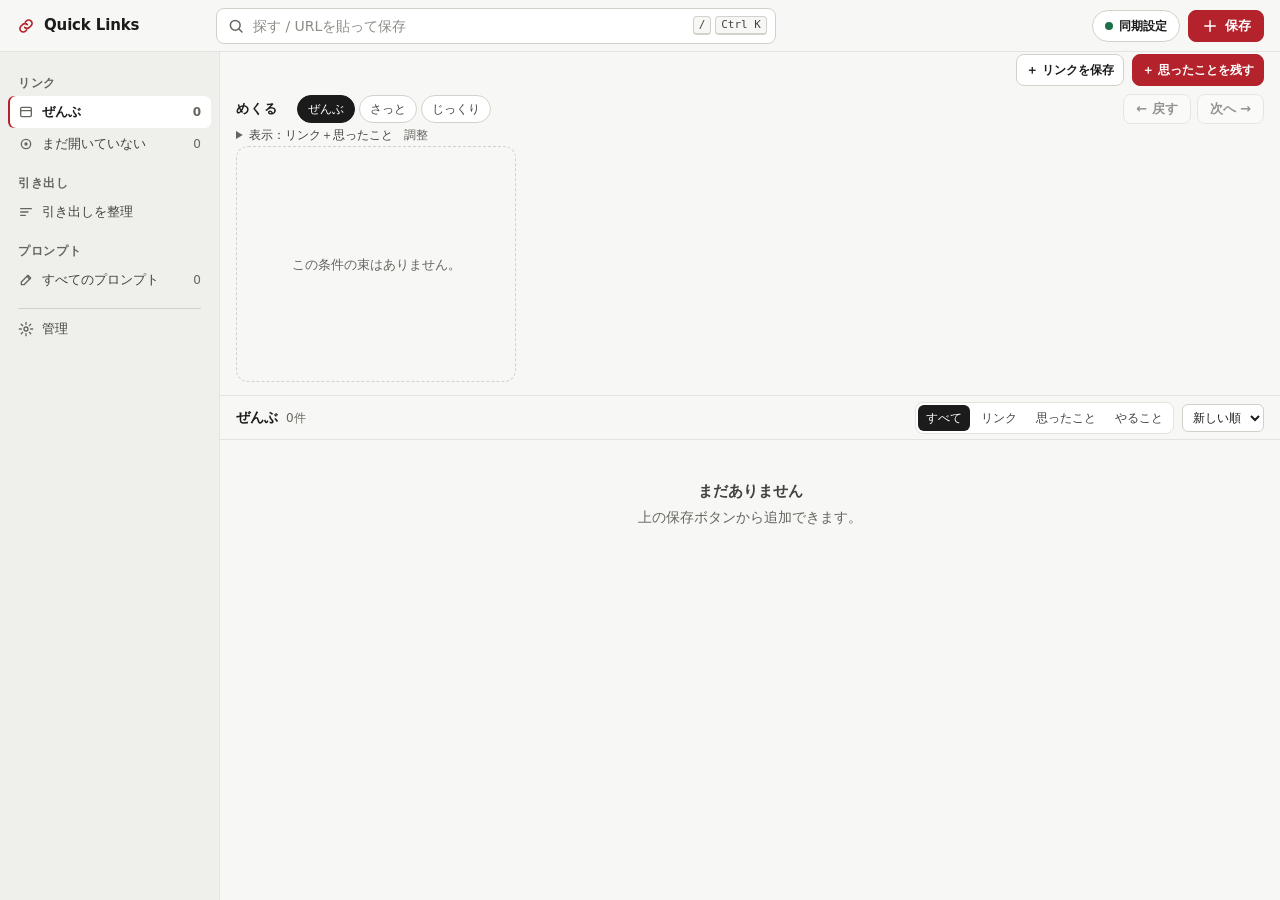
<file: index.html>
<!DOCTYPE html>
<html lang="ja">
<head>
<meta charset="utf-8">
<meta name="viewport" content="width=device-width, initial-scale=1, viewport-fit=cover">
<!-- iPhone・iPadのSafariだけ、入力欄に触れたときの自動拡大を止める。ピンチでの拡大はiOSが残す(Androidには入れない) -->
<script>if (/iP(hone|od|ad)/.test(navigator.userAgent) || (/Macintosh/.test(navigator.userAgent) && navigator.maxTouchPoints > 1)) document.querySelector('meta[name="viewport"]').content += ', maximum-scale=1';</script>
<meta name="theme-color" content="#b4232c">
<link rel="icon" href="./favicon.svg" type="image/svg+xml">
<link rel="icon" type="image/png" sizes="180x180" href="/quicklinks/apple-touch-icon.png?v=20260814">
<link rel="apple-touch-icon" sizes="180x180" href="/quicklinks/apple-touch-icon.png?v=20260814">
<link rel="manifest" href="./manifest.webmanifest">
<title>Quick Links</title>
<link rel="stylesheet" href="./app.css?v=20261012-shimau-p4">
<link rel="stylesheet" href="./thoughts.css?v=20261117-tags-ux2">
</head>
<body>
<div id="app">
  <header class="topbar">
    <div class="brand"><svg viewBox="0 0 24 24" aria-hidden="true"><path d="M10.4 13.6a4 4 0 0 0 5.7.1l2-2a4 4 0 1 0-5.7-5.7l-1.2 1.2M13.6 10.4a4 4 0 0 0-5.7-.1l-2 2a4 4 0 1 0 5.7 5.7l1.2-1.2"/></svg><span>Quick Links</span></div>
    <div class="seg" id="seg" role="group" aria-label="種類">
      <button type="button" data-seg="links" aria-pressed="true">リンク<span class="n" id="segLinks"></span></button>
      <button type="button" data-seg="prompts" aria-pressed="false">プロンプト<span class="n" id="segPrompts"></span></button>
    </div>
    <div class="search" role="search">
      <svg viewBox="0 0 24 24" aria-hidden="true"><circle cx="11" cy="11" r="6.5"/><path d="m16 16 4 4"/></svg>
      <input id="searchInput" type="search" placeholder="探す / URLを貼って保存" autocomplete="off" spellcheck="false" aria-label="リンクとプロンプトを探す。URLは保存できます" aria-controls="lib" aria-autocomplete="list">
      <span class="search-keys" id="searchKeys"><span class="kbd">/</span><span class="kbd">Ctrl K</span></span>
      <button class="search-clear" id="searchClear" type="button" aria-label="検索を消す" hidden><svg viewBox="0 0 24 24"><path d="M6.5 6.5 17.5 17.5M17.5 6.5 6.5 17.5"/></svg></button>
    </div>
    <div class="top-actions">
      <button id="syncButton" class="pill" type="button" data-state="ok" aria-label="同期"><span class="sync-dot" aria-hidden="true"></span><span id="syncLabel">同期</span></button>
      <button id="addButton" class="btn primary" type="button"><svg viewBox="0 0 24 24" aria-hidden="true"><path d="M12 5v14M5 12h14"/></svg>保存</button>
      <button id="manageButton" class="icon-btn" type="button" aria-label="管理"><svg viewBox="0 0 24 24" aria-hidden="true"><circle cx="12" cy="12" r="3"/><path d="M12 2v3M12 19v3M4.9 4.9 7 7M17 17l2.1 2.1M2 12h3M19 12h3M4.9 19.1 7 17M17 7l2.1-2.1"/></svg></button>
    </div>
  </header>

  <div class="desk" id="desk">
    <nav id="rail" aria-label="引き出し"></nav>
    <main id="center">
      <div class="chips" id="chips" role="group" aria-label="引き出し"></div>
      <section id="deck" class="deck" aria-labelledby="deckTitle">
        <div class="deck-head">
          <h2 id="deckTitle">めくる</h2>
          <span class="deck-count" id="deckCount" aria-live="polite"></span>
          <div class="kinds" role="group" aria-label="見る長さ">
            <button type="button" data-kind="all" aria-pressed="true">ぜんぶ</button>
            <button type="button" data-kind="quick" aria-pressed="false">さっと</button>
            <button type="button" data-kind="deep" aria-pressed="false">じっくり</button>
          </div>
          <div class="deck-nav"><button class="btn" type="button" id="deckPrev" aria-label="1枚戻す">← 戻す</button><button class="btn" type="button" id="deckNext" aria-label="次の1枚">次へ →</button></div>
        </div>
        <div class="track" id="deckTrack" tabindex="-1" aria-label="めくる束"></div>
      </section>
      <div class="lib-head" id="libHead">
        <h2 id="libTitle">ぜんぶ</h2><span class="n" id="libCount"></span>
        <select id="sortSelect" aria-label="並び順"></select>
      </div>
      <section id="lib" class="lib" aria-label="保存したリンク"></section>
      <section id="pview" class="pview" hidden>
        <div class="pview-list">
          <div class="reuse" id="reuse"></div>
          <div style="display:flex;gap:12px;padding:8px 16px;border-bottom:1px solid var(--line)"><button class="btn quiet" type="button" id="promptAddButton" style="padding:0">＋ プロンプトを保存</button><button class="btn quiet" type="button" id="promptOrganizeButton" style="padding:0;margin-left:auto">カテゴリを整理</button></div>
          <div id="promptList" role="list"></div>
        </div>
        <aside id="promptPane" aria-label="プロンプトの本文" aria-live="polite"></aside>
      </section>
      <section id="manage" hidden></section>
    </main>
  </div>

  <nav id="bottomBar" aria-label="探す・保存">
    <button id="searchOpen" type="button"><svg viewBox="0 0 24 24" aria-hidden="true"><circle cx="11" cy="11" r="6.5"/><path d="m16 16 4 4"/></svg>探す・貼る</button>
    <button id="bottomAdd" type="button" aria-label="リンクを保存"><svg viewBox="0 0 24 24" aria-hidden="true"><path d="M12 5v14M5 12h14"/></svg></button>
  </nav>
</div>

<dialog id="linkSheet" class="bottom link-save-sheet" aria-labelledby="linkSheetTitle">
  <div class="sheet-head"><h2 id="linkSheetTitle" tabindex="-1" autofocus>リンクを保存</h2><button class="x" type="button" data-close aria-label="閉じる"><svg viewBox="0 0 24 24"><path d="M6.5 6.5 17.5 17.5M17.5 6.5 6.5 17.5"/></svg></button></div>
  <form class="sheet-body" id="linkForm" novalidate>
    <div class="slot" id="fSlot">
    <div class="field" id="fUrlField">
      <label class="lab" for="fUrl">URL</label>
      <p class="paste-hint">指のそばの「ペースト」を押すと、コピーしたURLが入ります</p>
      <div class="url-row"><input id="fUrl" class="inp" inputmode="url" enterkeyhint="done" autocapitalize="off" autocorrect="off" spellcheck="false" autocomplete="off" placeholder="https://…"><button class="btn" type="button" id="fPaste">貼る</button></div>
      <p id="fUrlError" class="field-error" role="alert" hidden>http:// か https:// で始まるURLを入れてください。</p>
    </div>
    <div id="fPage" class="page-card" hidden>
      <span class="page-kicker" id="fPageKicker"></span>
      <b class="page-title" id="fPageTitle"></b>
      <span class="page-url" id="fPageUrl"></span>
      <div class="page-foot">
        <div id="fStatus" class="status" role="status" aria-live="polite" aria-busy="false" hidden></div>
        <button class="btn quiet page-fix" type="button" id="fUrlEdit">URLを直す</button>
      </div>
      <div id="fDup" class="dup" hidden></div>
    </div>
    </div>
    <div id="fDiff" class="diff" hidden></div>
    <div class="field tagpick" id="fCatField">
      <div class="tagpick-head"><label class="lab" for="fCat">入れる引き出し<span class="aside tap-hint">押すと、そこへ保存</span></label><button class="tagpick-all" type="button" id="fCatAll" aria-expanded="false" aria-controls="fTags" hidden>すべて</button></div>
      <input id="fCat" class="inp tagpick-input" type="text" role="combobox" aria-autocomplete="list" aria-expanded="true" aria-controls="fTags" enterkeyhint="done" autocomplete="off" autocapitalize="off" autocorrect="off" spellcheck="false" placeholder="名前で探す・新しく作る">
      <div class="tags" id="fTags" role="listbox" aria-label="入れる引き出し"></div>
    </div>
    <button class="details-toggle" type="button" id="fDetailsToggle" aria-expanded="false" aria-controls="fDetails">
      <span class="details-toggle-copy"><strong>詳細を追加</strong><small>タイトル・自分メモ・お気に入り</small></span>
      <svg viewBox="0 0 24 24" aria-hidden="true"><path d="m8 10 4 4 4-4"/></svg>
    </button>
    <div id="fDetails" class="link-details">
      <div class="field">
        <label class="lab" for="fTitle">タイトル <button class="btn quiet" type="button" id="fRefetch" hidden style="margin-left:auto;height:28px"><svg viewBox="0 0 24 24" aria-hidden="true"><path d="M20 11a8 8 0 1 0-2.3 5.7"/><path d="M20 5v6h-6"/></svg>ページ情報を取り直す</button></label>
        <input id="fTitle" class="inp" autocomplete="off">
      </div>
      <div class="field" id="fDescriptionField" hidden>
        <label class="lab" for="fDescription">ページの説明 <span class="aside">自動取得・自分メモとは別</span></label>
        <textarea id="fDescription" class="inp" readonly aria-readonly="true"></textarea>
      </div>
      <div class="field">
        <label class="lab" for="fNote">自分メモ <span class="aside">ページの説明とは別に残せます</span></label>
        <textarea id="fNote" class="inp"></textarea>
      </div>
      <label class="switch"><input type="checkbox" id="fFav"> お気に入り</label>
    </div>
  </form>
  <div class="sheet-foot"><button class="btn" type="button" data-close>やめる</button><button class="btn primary" type="button" id="fSave">保存</button></div>
</dialog>

<dialog id="promptSheet" class="bottom" aria-labelledby="promptSheetTitle">
  <div class="sheet-head"><h2 id="promptSheetTitle" tabindex="-1" autofocus>プロンプトを保存</h2><button class="x" type="button" data-close aria-label="閉じる"><svg viewBox="0 0 24 24"><path d="M6.5 6.5 17.5 17.5M17.5 6.5 6.5 17.5"/></svg></button></div>
  <form class="sheet-body" id="promptForm" novalidate>
    <div class="field tagpick" id="pCatField">
      <div class="tagpick-head"><label class="lab" for="pCat">カテゴリ <span class="aside">選ばなければ未分類</span></label><button class="tagpick-all" type="button" id="pCatAll" aria-expanded="false" aria-controls="pTags" hidden>すべて</button></div>
      <input id="pCat" class="inp tagpick-input" type="text" role="combobox" aria-autocomplete="list" aria-expanded="true" aria-controls="pTags" enterkeyhint="done" autocomplete="off" autocapitalize="off" autocorrect="off" spellcheck="false" placeholder="名前で探す・新しく作る">
      <div class="tags" id="pTags" role="listbox" aria-label="カテゴリ"></div>
    </div>
    <div class="field"><label class="lab" for="pTitle">タイトル</label><input id="pTitle" class="inp" autocomplete="off"></div>
    <div class="field"><label class="lab" for="pBody">本文</label><textarea id="pBody" class="inp" style="min-height:160px"></textarea></div>
  </form>
  <div class="sheet-foot"><button class="btn" type="button" data-close>やめる</button><button class="btn danger" type="button" id="pDelete" hidden>削除</button><button class="btn primary" type="button" id="pSave">保存</button></div>
</dialog>

<dialog id="refileSheet" class="bottom" aria-labelledby="refileTitle">
  <div class="sheet-head"><h2 id="refileTitle" tabindex="-1" autofocus>引き出しを掛け替える</h2><button class="x" type="button" data-close aria-label="閉じる"><svg viewBox="0 0 24 24"><path d="M6.5 6.5 17.5 17.5M17.5 6.5 6.5 17.5"/></svg></button></div>
  <div class="sheet-body">
    <p class="refile-what" id="refileWhat"></p>
    <div class="field tagpick" id="rCatField">
      <div class="tagpick-head"><label class="lab" for="rCat">入れる引き出し</label><button class="tagpick-all" type="button" id="rCatAll" aria-expanded="false" aria-controls="rTags" hidden>すべて</button></div>
      <input id="rCat" class="inp tagpick-input" type="text" role="combobox" aria-autocomplete="list" aria-expanded="true" aria-controls="rTags" enterkeyhint="done" autocomplete="off" autocapitalize="off" autocorrect="off" spellcheck="false" placeholder="名前で探す・新しく作る">
      <div class="tags" id="rTags" role="listbox" aria-label="入れる引き出し"></div>
    </div>
  </div>
</dialog>

<dialog id="nameSheet" class="top" aria-labelledby="nameTitle">
  <div class="name-card">
    <h2 id="nameTitle">新しい引き出し</h2>
    <input id="nName" class="inp" type="text" enterkeyhint="done" autocomplete="off" autocapitalize="off" spellcheck="false" placeholder="名前を書く(例:行きたい)" aria-labelledby="nameTitle">
    <div class="name-preview" id="nPreview" aria-live="polite"></div>
    <div class="name-like" id="nLike" hidden><span class="lab">似ている</span><div class="tags" id="nLikeTags"></div></div>
    <div class="name-foot"><button class="btn" type="button" data-close>やめる</button><button class="btn primary" type="button" id="nOk" disabled>作る</button></div>
  </div>
</dialog>

<dialog id="detailSheet" class="side" aria-labelledby="detailSheetTitle">
  <div class="sheet-head"><h2 id="detailSheetTitle" tabindex="-1" autofocus>詳細</h2><button class="x" type="button" data-close aria-label="閉じる"><svg viewBox="0 0 24 24"><path d="M6.5 6.5 17.5 17.5M17.5 6.5 6.5 17.5"/></svg></button></div>
  <div class="sheet-body" id="detailSheetBody" style="padding:0"></div>
</dialog>

<dialog id="actionSheet" class="bottom" aria-labelledby="actionTitle">
  <div class="sheet-head"><h2 id="actionTitle" tabindex="-1" autofocus>操作</h2><button class="x" type="button" data-close aria-label="閉じる"><svg viewBox="0 0 24 24"><path d="M6.5 6.5 17.5 17.5M17.5 6.5 6.5 17.5"/></svg></button></div>
  <div class="menu" id="actionMenu"></div>
</dialog>

<dialog id="searchSheet" class="full search-sheet" aria-label="探す">
  <div class="sheet-head"><input id="mSearchInput" type="search" placeholder="探す / URLを貼って保存" autocomplete="off" aria-label="リンクとプロンプトを探す。URLは保存できます"><button class="x" type="button" data-close>閉じる</button></div>
  <div id="mResults" class="list1"></div>
</dialog>

<dialog id="catSheet" class="bottom" aria-labelledby="catSheetTitle">
  <div class="sheet-head"><h2 id="catSheetTitle" tabindex="-1" autofocus>引き出しと並び順</h2><button class="x" type="button" data-close aria-label="閉じる"><svg viewBox="0 0 24 24"><path d="M6.5 6.5 17.5 17.5M17.5 6.5 6.5 17.5"/></svg></button></div>
  <div class="menu" id="catMenu"></div>
</dialog>

<div id="toast" role="status" aria-live="polite" hidden></div>

<script src="./core.js?v=20261126-article-routes-1"></script>
<script src="./ui.js?v=20261126-article-routes-1"></script>
<script src="./sync.js?v=20261117-thought-tags-safe2"></script>
<script src="./thoughts.js?v=20261117-tags-ux2"></script>
</body>
</html>
</file>
<file: app.css>
/* Quick Links「積まずに、めくる」— 見た目のすべて。sync.css・category-organizer.css・mobile-app-shell.css を統合 */
:root{
  color-scheme: light;
  --paper:#f7f7f5; --sheet:#ffffff; --rail:#efefeb; --well:#ebebe6;
  --ink:#1b1b1b; --ink2:#42423e; --muted:#66665f; --line:#e4e4df; --line2:#d2d2cb;
  --accent:#b4232c; --accent2:#971e26; --tint:#fbf3f3; --tint2:#f6e6e7;
  --ok:#1d7148; --okbg:#edf7f1; --warn:#865300; --warnbg:#fff6e5; --bad:#a11d1d; --badbg:#fdf0f0;
  --toast:#242421;
  --font:-apple-system,BlinkMacSystemFont,"Segoe UI","Hiragino Sans","Hiragino Kaku Gothic ProN","Yu Gothic UI","Meiryo",system-ui,sans-serif;
  --mono:ui-monospace,"SFMono-Regular",Consolas,"Cascadia Mono",monospace;
}
*{box-sizing:border-box}
[hidden]{display:none!important}
html,body{height:100%}
/* ダブルタップでの拡大を止める(ピンチ拡大は残す)。iOSは一度でも拡大すると、ダブルタップの拡大を復活させるため。
   文字の自動拡大(横向きにしたとき)も止める */
html,dialog{touch-action:manipulation}
html{-webkit-text-size-adjust:100%;text-size-adjust:100%}
body{margin:0;background:var(--paper);color:var(--ink);font:14px/1.5 var(--font);-webkit-font-smoothing:antialiased}
button,input,select,textarea{font:inherit;color:inherit}
button{cursor:pointer}
:focus-visible{outline:2px solid var(--accent);outline-offset:2px}
svg{width:18px;height:18px;flex:0 0 auto;fill:none;stroke:currentColor;stroke-width:2;stroke-linecap:round;stroke-linejoin:round}
svg .f{fill:currentColor;stroke:none}
mark{background:#fbe3a4;color:inherit;border-radius:2px;padding:0 1px}
.kbd{display:inline-block;min-width:18px;padding:0 5px;border:1px solid var(--line2);border-bottom-width:2px;border-radius:4px;background:var(--paper);color:var(--ink2);font:11px/16px var(--mono);text-align:center}
.clamp2,.clamp3,.clamp4,.clamp6{display:-webkit-box;-webkit-box-orient:vertical;overflow:hidden;word-break:break-word}
.clamp2{-webkit-line-clamp:2}.clamp3{-webkit-line-clamp:3}.clamp4{-webkit-line-clamp:4}.clamp6{-webkit-line-clamp:6}

/* ---------- 骨組み ---------- */
#app{height:100%;display:grid;grid-template-rows:52px minmax(0,1fr)}
.topbar{display:flex;align-items:center;gap:12px;padding:0 16px;border-bottom:1px solid var(--line);background:var(--paper);position:relative;z-index:10}
.brand{width:188px;flex:0 0 auto;display:flex;align-items:center;gap:8px;font-size:15px;font-weight:700;letter-spacing:-.01em;white-space:nowrap}
.brand svg{color:var(--accent);width:20px;height:20px}
.search{flex:1 1 auto;max-width:560px;position:relative;display:flex;align-items:center;height:36px;border:1px solid var(--line2);border-radius:8px;background:var(--sheet)}
.search:focus-within{border-color:#8f8f88;box-shadow:0 0 0 3px rgba(180,35,44,.12)}
.search>svg{position:absolute;left:10px;color:var(--muted)}
#searchInput{width:100%;height:100%;border:0;outline:0;background:transparent;padding:0 76px 0 36px;font-size:14px}
#searchInput::placeholder{color:#8d8c86}
#searchInput::-webkit-search-cancel-button{display:none}
.search-keys{position:absolute;right:8px;display:flex;gap:4px;align-items:center}
#searchClear{position:absolute;right:4px;width:28px;height:28px;border:0;border-radius:6px;background:transparent;color:var(--muted);display:grid;place-items:center}
.top-actions{margin-left:auto;display:flex;align-items:center;gap:8px}
.pill{height:32px;padding:0 12px;border:1px solid var(--line2);border-radius:999px;background:var(--sheet);font-size:12px;font-weight:600;display:inline-flex;align-items:center;gap:6px;white-space:nowrap}
.sync-dot{width:8px;height:8px;border-radius:50%;background:var(--ok)}
.pill[data-state="syncing"] .sync-dot{background:var(--warn)}
.pill[data-state="error"] .sync-dot{background:var(--bad)}
.btn{height:32px;padding:0 12px;border:1px solid var(--line2);border-radius:8px;background:var(--sheet);font-size:13px;font-weight:600;display:inline-flex;align-items:center;justify-content:center;gap:6px;white-space:nowrap;text-decoration:none;color:var(--ink)}
.btn:hover{border-color:#b9b9b2}
.btn.primary{background:var(--accent);border-color:var(--accent);color:#fff}
.btn.primary:hover{background:var(--accent2);border-color:var(--accent2)}
.btn.quiet{border-color:transparent;background:transparent;color:var(--ink2)}
.btn.quiet:hover{background:rgba(0,0,0,.05)}
.btn.danger{color:var(--bad);border-color:#e8c9ca}
.btn[disabled]{opacity:.45;cursor:default}
.btn .kbd{margin-left:2px;background:transparent;border-color:rgba(255,255,255,.5);color:inherit}
.btn:not(.primary) .kbd{border-color:var(--line2)}
.icon-btn{width:44px;height:44px;border:0;border-radius:10px;background:transparent;display:none;place-items:center;color:var(--ink2)}
.icon-btn svg{width:22px;height:22px}

.desk{display:grid;grid-template-columns:220px minmax(0,1fr);min-height:0}
#rail,#center{min-height:0;overflow:auto;overscroll-behavior:contain}

/* ---------- 引き出し(左) ---------- */
#rail{background:var(--rail);border-right:1px solid var(--line);padding:8px 8px 24px}
.rail-label{padding:14px 10px 4px;font-size:12px;font-weight:700;letter-spacing:.06em;color:var(--muted)}
.rail-item{width:100%;height:32px;display:flex;align-items:center;gap:8px;padding:0 10px;border:0;border-radius:6px;background:transparent;color:var(--ink2);font-size:13px;text-align:left}
.rail-item:hover{background:rgba(0,0,0,.045)}
.rail-item[aria-current="true"]{background:var(--sheet);color:var(--ink);font-weight:600;box-shadow:inset 2px 0 0 var(--accent)}
.rail-item svg{width:16px;height:16px;color:var(--muted)}
.rail-item .nm{min-width:0;overflow:hidden;text-overflow:ellipsis;white-space:nowrap}
.rail-item .n{margin-left:auto;color:var(--muted);font-size:12px;font-variant-numeric:tabular-nums}
.rail-sep{height:1px;background:var(--line2);margin:12px 10px 4px}
.org-head{display:grid;gap:4px;padding:10px 10px 8px;margin-bottom:4px;border-bottom:1px solid var(--line2)}
.org-head b{font-size:13px}
.org-head span{font-size:12px;color:var(--muted)}
.org-head .btn{justify-self:start;height:28px;margin-top:4px}
.org-row{display:flex;align-items:center;gap:8px;min-height:36px;padding:0 4px 0 6px;border-radius:6px;font-size:13px;color:var(--ink2)}
.org-row:hover{background:rgba(0,0,0,.045)}
.org-row.is-dragging{opacity:.5}
.org-row.is-drop-target{background:var(--tint)}
.org-drag{color:var(--muted);cursor:grab;font-size:12px;letter-spacing:-2px}
.org-row .nm{min-width:0;overflow:hidden;text-overflow:ellipsis;white-space:nowrap}
.org-row .n{margin-left:auto;color:var(--muted);font-size:12px;font-variant-numeric:tabular-nums}
.org-more{width:32px;height:30px;border:0;border-radius:6px;background:transparent;color:var(--muted);display:grid;place-items:center}
@media (hover:none){.org-drag{display:none}}
.dot{width:8px;height:8px;border-radius:50%;flex:0 0 8px;background:var(--c,#bbb)}
.rail-item .dot{margin:0 4px}

/* ---------- めくる束 ---------- */
#center{background:var(--paper)}
.seg{display:none;flex:1 1 auto;min-width:0;padding:3px;gap:3px;border-radius:10px;background:var(--well)}
.seg button{flex:1;min-width:0;height:38px;border:0;border-radius:8px;background:transparent;font-size:14px;font-weight:600;color:var(--ink2);white-space:nowrap}
.seg button[aria-pressed="true"]{background:var(--sheet);color:var(--ink);box-shadow:0 1px 2px rgba(0,0,0,.08)}
.seg .n{color:var(--muted);font-weight:500;font-size:12px;margin-left:2px}
.deck{padding:12px 0 6px;border-bottom:1px solid var(--line)}
.deck-head{display:flex;align-items:center;flex-wrap:wrap;gap:8px 10px;padding:0 16px 8px;min-height:32px}
.deck-head h2{margin:0;font-size:13px;font-weight:700;letter-spacing:.06em;white-space:nowrap}
.deck-count{font-size:12px;color:var(--muted);font-variant-numeric:tabular-nums;white-space:nowrap}
.kinds{display:flex;gap:4px}
.kinds button{height:28px;padding:0 10px;border:1px solid var(--line2);border-radius:999px;background:var(--sheet);font-size:12px;color:var(--ink2);white-space:nowrap}
.kinds button[aria-pressed="true"]{border-color:var(--ink);background:var(--ink);color:#fff}
.deck-nav{margin-left:auto;display:flex;gap:6px}
.deck-nav .btn{height:30px}
.track{position:relative;display:flex;gap:12px;overflow-x:auto;scroll-snap-type:x mandatory;scroll-padding-inline:16px;padding:2px 16px 12px;scrollbar-width:thin;overscroll-behavior-x:contain}
/* 束の枠はプログラムからしかフォーカスしない(WebKitは、札を作り直したあとフォーカスをここへ移して枠を出す) */
.track:focus{outline:none}
.card{scroll-snap-align:start;flex:0 0 400px;height:236px;display:flex;flex-direction:column;gap:6px;padding:14px 16px 12px;border:1px solid var(--line);border-radius:12px;background:var(--sheet);position:relative}
.card.is-current{border-color:#bdbdb6;box-shadow:0 6px 20px rgba(0,0,0,.07)}
.card-meta{display:flex;flex-wrap:wrap;align-items:center;gap:2px 10px;font-size:12px;color:var(--muted)}
.card-meta .src{font-weight:700;color:var(--ink2)}
.card-meta .mood{display:inline-flex;align-items:center;gap:5px}
.card-reason{font-size:12px;color:var(--muted)}
.card-reason.hot{color:var(--accent);font-weight:600}
.card-title{margin:0;font-size:16px;line-height:1.45;font-weight:700}
.card-title.text{font-weight:500;line-height:1.7}
.card-by{font-size:12px;color:var(--ink2);white-space:nowrap;overflow:hidden;text-overflow:ellipsis}
.card-desc{margin:0;font-size:13px;line-height:1.7;color:var(--ink2)}
.card-actions{margin-top:auto;display:flex;align-items:center;gap:6px}
.card-actions .btn{height:30px}
.card-actions .more{margin-left:auto}
.card-end{flex:0 0 280px;display:grid;place-items:center;text-align:center;color:var(--muted);font-size:13px;border:1px dashed var(--line2);border-radius:12px;scroll-snap-align:start;height:236px;padding:16px}

/* ---------- 棚(ライブラリ) ---------- */
.lib-head{position:sticky;top:0;z-index:3;display:flex;align-items:center;gap:8px;height:44px;padding:0 16px;background:var(--paper);border-bottom:1px solid var(--line)}
.lib-head h2{margin:0;font-size:14px;font-weight:700;white-space:nowrap;overflow:hidden;text-overflow:ellipsis}
.lib-head .n{font-size:12px;color:var(--muted);font-variant-numeric:tabular-nums;white-space:nowrap}
.lib-head select{margin-left:auto;height:28px;border:1px solid var(--line2);border-radius:6px;background:var(--sheet);font-size:12px;padding:0 6px}
.lib{padding:0 16px 40px}
.url-intent{margin:16px 0;display:grid;grid-template-columns:auto minmax(0,1fr) auto;align-items:center;gap:12px;padding:14px;border:1px solid var(--line2);border-radius:12px;background:var(--sheet)}
.url-intent-mark{width:34px;height:34px;border-radius:50%;display:grid;place-items:center;background:var(--tint);color:var(--accent);font-weight:800;font-size:18px}
.url-intent-copy{min-width:0;display:grid;gap:2px}
.url-intent-copy b{font-size:14px}
.url-intent-copy span{font-size:13px;color:var(--ink2)}
.url-intent-copy small{font:11px/1.4 var(--mono);color:var(--muted);overflow:hidden;text-overflow:ellipsis;white-space:nowrap}
.url-intent-actions{display:flex;align-items:center;gap:6px}
@media(max-width:720px){
  .url-intent{grid-template-columns:auto minmax(0,1fr);align-items:start}
  .url-intent-actions{grid-column:1/-1}
  .url-intent-actions .btn{flex:1}
}
.url-intent.compact{margin:14px 16px}
.month{display:flex;align-items:baseline;gap:8px;margin:16px 0 8px;font-size:13px;font-weight:700;color:var(--ink2)}
.month .n{font-weight:500;color:var(--muted);font-size:12px}
.grid{display:grid;grid-template-columns:repeat(auto-fill,minmax(300px,1fr));gap:10px}
.item{position:relative;display:flex;flex-direction:column;border:1px solid var(--line);border-radius:10px;background:var(--sheet);min-width:0}
.item:hover{border-color:var(--line2);box-shadow:0 2px 10px rgba(0,0,0,.05)}
.item.flash{animation:flash 1.6s ease-out}
@keyframes flash{0%,35%{background:var(--tint2)}100%{background:var(--sheet)}}
.item-main{display:flex;flex-direction:column;gap:5px;padding:11px 14px 6px;color:inherit;text-decoration:none;min-width:0;border-radius:10px 10px 0 0;outline-offset:-2px}
.item-meta{display:flex;flex-wrap:wrap;align-items:center;gap:2px 10px;font-size:12px;color:var(--muted)}
.item-meta .src{font-weight:700;color:var(--ink2)}
.item-meta .mood{display:inline-flex;align-items:center;gap:5px}
.item-title{font-size:14px;font-weight:650;line-height:1.5}
.item-url{display:block;min-width:0;font:11px/1.35 var(--mono);color:var(--muted);white-space:nowrap;overflow:hidden;text-overflow:ellipsis;opacity:.68;transition:opacity .12s ease}
.item-url-host{font-weight:600;opacity:.92}
.item-url-path{opacity:.78}
.item:hover .item-url,.item:focus-within .item-url{opacity:.92}
.item-desc{font-size:13px;line-height:1.65;color:var(--ink2)}
.item-foot{display:flex;align-items:center;gap:8px;padding:0 6px 6px 14px;min-height:34px}
.item-foot .by{flex:1;min-width:0;font-size:12px;color:var(--muted);white-space:nowrap;overflow:hidden;text-overflow:ellipsis}
.item-more{width:32px;height:28px;border:0;border-radius:6px;background:transparent;color:var(--muted);display:grid;place-items:center}
.item-more:hover{background:rgba(0,0,0,.06);color:var(--ink)}
.list1 .grid{grid-template-columns:1fr}
.group-head{display:flex;align-items:baseline;gap:8px;margin:14px 0 8px;font-size:13px;font-weight:700;color:var(--ink2)}
.group-head .n{font-weight:500;color:var(--muted);font-size:12px}
.group-more{padding:8px 2px;font-size:12px;color:var(--muted)}
.empty{padding:40px 16px;text-align:center;color:var(--muted)}
.empty b{display:block;color:var(--ink2);font-size:15px;margin-bottom:4px}

/* ---------- プロンプト ---------- */
.pview{display:grid;grid-template-columns:minmax(0,1fr) 420px;min-height:100%}
.pview-list{min-width:0;border-right:1px solid var(--line)}
.reuse{display:flex;flex-wrap:wrap;gap:6px;padding:10px 16px;border-bottom:1px solid var(--line)}
.reuse .lab{font-size:12px;font-weight:700;color:var(--muted);align-self:center;margin-right:2px}
.reuse button{height:30px;max-width:220px;padding:0 10px;border:1px solid var(--line2);border-radius:999px;background:var(--sheet);font-size:12px;white-space:nowrap;overflow:hidden;text-overflow:ellipsis}
.reuse button.dormant{border-style:dashed}
.row{position:relative;display:flex;align-items:center;height:44px;border-bottom:1px solid var(--line)}
.row:hover{background:var(--sheet)}
.row.is-active{background:var(--tint);box-shadow:inset 2px 0 0 var(--accent)}
.row-main{flex:1 1 auto;min-width:0;height:100%;display:flex;align-items:center;gap:10px;padding:0 6px 0 16px;border:0;background:transparent;color:inherit;text-align:left;outline-offset:-2px}
.row .title{flex:1 1 auto;min-width:0;white-space:nowrap;overflow:hidden;text-overflow:ellipsis;font-size:14px}
.row .meta{flex:0 0 auto;display:flex;gap:12px;font-size:12px;color:var(--muted);font-variant-numeric:tabular-nums;white-space:nowrap}
.row-copy{flex:0 0 auto;height:30px;margin-right:10px;padding:0 10px;border:1px solid var(--line2);border-radius:6px;background:var(--sheet);color:var(--ink2);font-size:12px;font-weight:600}
.row-copy.done{color:var(--ok);border-color:var(--ok)}
#promptPane{min-width:0;background:var(--sheet)}
.d{padding:20px 24px 40px;display:grid;gap:16px}
.d-top{display:grid;gap:8px}
.d-cat{display:inline-flex;align-items:center;gap:6px;font-size:12px;color:var(--ink2)}
.d h2{margin:0;font-size:18px;line-height:1.45;font-weight:700;text-wrap:balance;word-break:break-word}
.d-url{font:12px/1.55 var(--mono);color:var(--muted);word-break:break-all}
.d-facts{font-size:12px;color:var(--muted);display:flex;flex-wrap:wrap;gap:4px 12px;font-variant-numeric:tabular-nums}
.d-actions{display:flex;flex-wrap:wrap;gap:8px}
.d-sec{display:grid;gap:6px;padding-top:14px;border-top:1px solid var(--line)}
.d-sec h3{margin:0;font-size:12px;font-weight:700;letter-spacing:.06em;color:var(--muted)}
.d-note{margin:0;white-space:pre-wrap;font-size:14px;line-height:1.8;color:var(--ink);word-break:break-word}
.d-note.none{color:var(--muted);font-size:13px}
.d-body{margin:0;white-space:pre-wrap;font:14px/1.85 var(--font);color:var(--ink);word-break:break-word}
.hints{display:grid;gap:10px;padding:24px}
.hints h2{margin:0 0 4px;font-size:14px}
.hint-row{display:grid;grid-template-columns:104px 1fr;gap:10px;align-items:baseline;font-size:13px;color:var(--ink2)}

/* ---------- 管理 ---------- */
#manage{padding:8px 24px 48px;max-width:760px}
#manage h2{margin:18px 0 4px;font-size:18px}
.m-sec{padding:18px 0;border-bottom:1px solid var(--line);display:grid;gap:10px}
.m-sec h3{margin:0;font-size:15px}
.m-sec p{margin:0;font-size:13px;color:var(--ink2);line-height:1.7}
.m-row{display:flex;flex-wrap:wrap;gap:8px;align-items:center}
.care-stats{display:grid;grid-template-columns:repeat(3,minmax(0,1fr));gap:8px}
.care-stat{padding:10px 12px;border:1px solid var(--line);border-radius:8px;background:var(--sheet)}
.care-stat b{display:block;font-size:20px;font-variant-numeric:tabular-nums}
.care-stat span{font-size:12px;color:var(--muted)}
.progress{height:6px;border-radius:3px;background:var(--well);overflow:hidden}
.progress i{display:block;height:100%;background:var(--accent);width:0;transition:width .2s}
.care-log{margin:0;padding:0;list-style:none;display:grid;gap:4px;max-height:220px;overflow:auto;font-size:12px}
.care-log li{display:flex;gap:8px;padding:6px 8px;border-radius:6px;background:var(--sheet);border:1px solid var(--line)}
.care-log .st{flex:0 0 auto;font-weight:700}
.care-log .ok{color:var(--ok)}.care-log .ng{color:var(--bad)}.care-log .skip{color:var(--muted)}
.diff-note{font-size:12px;color:var(--muted)}
.textarea{width:100%;min-height:120px;border:1px solid var(--line2);border-radius:8px;padding:10px 12px;font:13px/1.6 var(--mono);resize:vertical}

/* ---------- 下の親指バー(スマホ) ---------- */
#bottomBar{display:none;position:relative;z-index:30;gap:8px;padding:6px 16px calc(6px + env(safe-area-inset-bottom,0px));background:var(--paper);border-top:1px solid var(--line)}
#searchOpen{flex:1;height:44px;display:flex;align-items:center;gap:8px;padding:0 12px;border:1px solid var(--line2);border-radius:12px;background:var(--sheet);color:#76766f;font-size:15px;text-align:left}
#bottomAdd{width:52px;height:44px;border:0;border-radius:12px;background:var(--accent);color:#fff;display:grid;place-items:center}
#bottomAdd svg{width:22px;height:22px;stroke-width:2.4}
.chips{display:none;gap:10px;overflow-x:auto;height:44px;padding:0 16px;border-bottom:1px solid var(--line);scrollbar-width:none;-webkit-mask-image:linear-gradient(90deg,#000 86%,transparent);mask-image:linear-gradient(90deg,#000 86%,transparent)}
.chips::-webkit-scrollbar{display:none}
.chip{flex:0 0 auto;min-width:44px;height:44px;border:0;border-bottom:2px solid transparent;background:transparent;padding:0 6px;font-size:13px;color:var(--muted);white-space:nowrap}
.chip[aria-pressed="true"]{color:var(--ink);border-bottom-color:var(--accent);font-weight:600}

/* ---------- シート(dialog) ---------- */
dialog{padding:0;border:0;border-radius:12px;background:var(--sheet);color:var(--ink);box-shadow:0 24px 64px rgba(0,0,0,.2);width:min(560px,calc(100% - 32px));max-width:none;max-height:min(760px,calc(100dvh - 48px));overflow:hidden}
dialog[open]{display:flex;flex-direction:column}
dialog::backdrop{background:rgba(20,20,18,.42)}
dialog.side{margin:0 0 0 auto;width:min(460px,100%);height:100%;max-height:100%;border-radius:12px 0 0 12px}
.sheet-head{display:flex;align-items:center;gap:8px;padding:14px 12px 12px 16px;border-bottom:1px solid var(--line)}
.sheet-head h2{margin:0;font-size:16px;font-weight:700;min-width:0}
/* シートを開いたときの最初のフォーカスは見出しに置く(Safariは閉じるボタンに置いて赤い枠を出すため) */
.sheet-head h2:focus{outline:none}
.sheet-head .x{margin-left:auto;width:36px;height:36px;border:0;border-radius:8px;background:transparent;display:grid;place-items:center;color:var(--ink2)}
.sheet-body{flex:1 1 auto;min-height:0;overflow:auto;padding:14px 16px 18px;display:grid;gap:14px;align-content:start}
.sheet-foot{display:flex;gap:8px;padding:10px 16px calc(10px + env(safe-area-inset-bottom,0px));border-top:1px solid var(--line)}
.sheet-foot .btn{height:40px;flex:1}
.sheet-foot .btn.primary{flex:2}
.details-toggle{display:none}
.link-details{display:grid;gap:14px}
.details-toggle-copy{display:grid;gap:1px;text-align:left}
.details-toggle-copy strong{font-size:14px}
.details-toggle-copy small{font-size:12px;color:var(--muted);font-weight:500}
.field{display:grid;gap:6px}
.lab{font-size:12px;font-weight:700;color:var(--ink2);display:flex;align-items:center;gap:8px}
.lab .aside{margin-left:auto;font-weight:500;color:var(--muted)}
.inp{width:100%;height:40px;border:1px solid var(--line2);border-radius:8px;background:var(--sheet);padding:0 12px;font-size:14px}
.inp:focus{outline:none;border-color:#8f8f88;box-shadow:0 0 0 3px rgba(180,35,44,.12)}
.inp[readonly]{background:var(--paper);color:var(--ink2);cursor:default}
.inp[readonly]:focus{box-shadow:none;border-color:var(--line2)}
textarea.inp{height:auto;min-height:92px;padding:9px 12px;line-height:1.65;resize:vertical}
.url-row{display:flex;gap:8px}
.url-row .inp{flex:1;font-family:var(--mono);font-size:13px}
.status{display:flex;align-items:center;gap:8px;min-height:38px;padding:8px 10px;border-radius:8px;background:var(--paper);font-size:13px;color:var(--ink2)}
.status .grow{flex:1;min-width:0}
.status.warn{background:var(--warnbg);color:var(--warn)}
.status.bad{background:var(--badbg);color:var(--bad)}
.status.ok{background:var(--okbg);color:var(--ok)}
.status .btn{height:30px}
.spin{width:14px;height:14px;flex:0 0 14px;border:2px solid var(--line2);border-top-color:var(--accent);border-radius:50%;animation:spin .8s linear infinite}
@keyframes spin{to{transform:rotate(360deg)}}
.dup{padding:9px 10px;border-radius:8px;background:var(--warnbg);color:var(--warn);font-size:13px;display:grid;gap:6px}
/* ---------- 札の選び方(引き出し・カテゴリで共通。計画書4.2) ---------- */
.tagpick{display:grid;gap:8px;border-radius:12px}
.tagpick-head{display:flex;align-items:center;gap:8px}
.tagpick-all{margin-left:auto;height:28px;padding:0 10px;border:0;border-radius:999px;background:transparent;color:var(--ink2);font-size:12px;font-weight:650}
.tagpick-all:hover{background:rgba(0,0,0,.05)}
.tags{display:flex;flex-wrap:wrap;gap:6px}
.tag{min-height:34px;max-width:100%;display:inline-flex;align-items:center;gap:6px;padding:0 12px 0 10px;border:1px solid var(--line2);border-radius:999px;background:var(--sheet);color:var(--ink);font-size:13px;font-weight:600}
.tag:hover{border-color:#b9b9b2}
.tag .nm{min-width:0;overflow:hidden;text-overflow:ellipsis;white-space:nowrap}
.tag .n{color:var(--muted);font-size:11px;font-weight:500;font-variant-numeric:tabular-nums}
.tag[aria-selected="true"]{border-color:var(--accent);background:var(--tint);color:var(--accent)}
.tag.is-active{box-shadow:0 0 0 2px rgba(180,35,44,.3)}
.tag[data-tier="tail"]{border-style:dashed;color:var(--ink2)}
/* まだない名前は点線の札。名前から決まる色(引き出しの色)を先に見せる */
.tag.is-new{border-style:dashed;border-color:var(--c,var(--line2));color:var(--ink2)}
.tag.is-new small{color:var(--muted);font-size:11px;font-weight:500}
.tap-hint{display:none}
.paste-hint{display:none;margin:0;font-size:13px;color:var(--accent);font-weight:600;animation:hint 1.6s ease-in-out infinite}
@keyframes hint{50%{opacity:.55}}
.slot.is-asking{animation:ask .9s ease-out;border-radius:12px}
/* 「＋ 新しい引き出し」の札はスマホだけ(PCは名前の欄に打つ) */
.tag-add{display:none}
/* 名前のカード:画面の上に出す。キーボードが来ても、欄は押し上げられない高さにある */
dialog.top{margin:calc(12px + env(safe-area-inset-top,0px)) auto auto;width:min(440px,calc(100% - 24px));border-radius:16px}
.name-card{display:grid;gap:10px;padding:16px}
.name-card h2{margin:0;font-size:16px}
.name-preview:empty{display:none}
/* カードの中の札は細い1行にする(キーボードが来ても、決めるボタンまで上半分に収まるように) */
.name-card .tags{display:flex;flex-wrap:nowrap;gap:6px;overflow-x:auto;scrollbar-width:none}
.name-card .tag{min-height:34px;flex:0 0 auto;flex-direction:row;align-items:center;gap:6px;padding:0 12px;border-radius:999px;background:var(--bg,var(--sheet));border-color:var(--c,var(--line2))}
.name-card .tag .dot{display:inline-block}
.name-card .tag small{color:var(--muted);font-size:11px;font-weight:500}
.name-like{display:flex;align-items:center;gap:8px;min-width:0}
.name-like .lab{flex:0 0 auto;font-size:12px;font-weight:700;color:var(--muted)}
.name-foot{display:flex;gap:8px}
.name-foot .btn{height:44px;flex:1}
.name-foot .btn.primary{flex:2;min-width:0;overflow:hidden;text-overflow:ellipsis}
.tagpick.is-asking{animation:ask .9s ease-out}
@keyframes ask{0%,45%{box-shadow:0 0 0 3px rgba(180,35,44,.28)}100%{box-shadow:0 0 0 0 rgba(180,35,44,0)}}
.field-error{margin:0;color:var(--bad);font-size:12px}
/* ---------- 札(リンクのいまの引き出し。押すと掛け替え。計画書4.3) ---------- */
.tag-btn{position:relative;display:inline-flex;align-items:center;gap:5px;max-width:100%;height:22px;padding:0 5px 0 7px;border:1px solid var(--line2);border-radius:999px;background:var(--sheet);color:var(--ink2);font-size:12px;font-weight:600;line-height:1}
.tag-btn>span{min-width:0;overflow:hidden;text-overflow:ellipsis;white-space:nowrap}
.tag-btn svg{width:12px;height:12px;color:var(--muted)}
.tag-btn:hover{border-color:#b9b9b2;color:var(--ink)}
/* 見た目は小さく、押せる範囲は広く(下は次の行と重なるため、上へ多めに広げる) */
.tag-btn::after{content:"";position:absolute;inset:-12px -4px -8px}
.tag-btn.is-refiled{animation:refiled 1.2s ease-out}
@keyframes refiled{0%,35%{border-color:var(--accent);color:var(--accent);box-shadow:0 0 0 3px rgba(180,35,44,.18)}100%{box-shadow:0 0 0 0 rgba(180,35,44,0)}}
.d-tagrow{display:flex;flex-wrap:wrap;align-items:center;gap:6px 10px}
.refile-what{margin:0;font-size:13px;color:var(--ink2);white-space:nowrap;overflow:hidden;text-overflow:ellipsis}
/* ---------- 引き出しが生まれる(計画書4.4) ---------- */
.tag.is-born{animation:born .42s cubic-bezier(.2,.8,.3,1.25)}
@keyframes born{0%{transform:scale(.86);opacity:.5}65%{transform:scale(1.06);opacity:1}100%{transform:none}}
.chip.is-born,.rail-item.is-born{animation:bornGlow 2.4s ease-out}
@keyframes bornGlow{0%,45%{background:var(--tint2);color:var(--accent)}100%{background:transparent}}
.born-badge{display:inline-block;margin-left:8px;padding:1px 7px;border:1px dashed var(--accent);border-radius:999px;color:var(--accent);font-size:11px;font-weight:700;vertical-align:1px}
.url-intent-mark .dot{width:12px;height:12px;flex-basis:12px}
.hand-drawers button.is-picked{border-color:var(--accent);background:var(--tint);color:var(--accent);font-weight:700}
.hand-drawers button.is-picked.is-new{border-style:dashed;border-color:var(--c,var(--accent))}
#rail .rail-item.is-drop-target{background:var(--tint);color:var(--accent);box-shadow:inset 2px 0 0 var(--accent)}
.switch{display:flex;align-items:center;gap:10px;font-size:13px}
.switch input{width:18px;height:18px;accent-color:var(--accent)}
.diff{display:grid;gap:10px;padding:12px;border:1px solid var(--line);border-radius:8px;background:var(--paper)}
.diff h3{margin:0;font-size:13px}
.diff-item{display:grid;gap:4px;font-size:13px}
.diff-item .was{color:var(--muted);font-size:12px}
.diff-item label{display:flex;gap:8px;align-items:flex-start}
.diff-item input{margin-top:3px;accent-color:var(--accent)}
.slot{display:grid;gap:14px;align-content:start}
.page-card{display:grid;gap:2px;padding:10px 12px;border:1px solid var(--line);border-radius:10px;background:var(--paper);min-width:0}
.page-kicker{font-size:11px;font-weight:700;letter-spacing:.04em;color:var(--accent);white-space:nowrap;overflow:hidden;text-overflow:ellipsis}
.page-title{font-size:14px;line-height:1.45;white-space:nowrap;overflow:hidden;text-overflow:ellipsis}
.page-url{font:12px/1.5 var(--mono);color:var(--muted);white-space:nowrap;overflow:hidden;text-overflow:ellipsis}
/* 取得の知らせは札の中の決まった高さに出す(出たり変わったりしても、下の引き出しが動かない) */
.page-foot{display:flex;align-items:flex-start;gap:8px;margin-top:6px}
.page-card.is-add .page-foot{min-height:46px}
.page-foot .status{flex:1;min-width:0;min-height:46px;padding:6px 8px;font-size:12px;line-height:1.45}
.page-foot .status .grow{display:-webkit-box;-webkit-line-clamp:2;-webkit-box-orient:vertical;overflow:hidden}
.page-foot .status .btn{height:28px;padding:0 8px;font-size:12px}
.page-fix{margin-left:auto;height:28px;padding:0 6px;font-size:12px}
.page-card .dup{margin-top:6px}
.menu{display:grid;padding:6px 8px calc(8px + env(safe-area-inset-bottom,0px));overflow:auto}
.menu button{min-height:48px;border:0;border-bottom:1px solid var(--line);background:transparent;font-size:15px;text-align:left;padding:0 10px;display:flex;align-items:center;gap:10px}
.menu button:last-child{border-bottom:0;color:var(--muted)}
.menu button.danger{color:var(--bad)}
.search-sheet .sheet-head{padding:8px 8px 8px 4px;gap:4px}
#mSearchInput{flex:1;height:44px;font-size:16px;border:1px solid var(--line2);border-radius:10px;padding:0 12px}
#mResults{flex:1 1 auto;overflow:auto;padding:0 16px 24px}

/* ---------- 知らせ ---------- */
#toast{position:fixed;left:50%;bottom:24px;transform:translateX(-50%);z-index:80;display:flex;align-items:center;gap:12px;max-width:calc(100% - 32px);padding:8px 8px 8px 16px;border-radius:10px;background:var(--toast);color:#fff;font-size:13px;box-shadow:0 12px 32px rgba(0,0,0,.22)}
#toast .msg{min-width:0}
#toast .hint{display:block;color:#c8c8c0;font-size:12px}
#toast button{height:32px;padding:0 12px;border:0;border-radius:8px;background:#fff;color:var(--toast);font-weight:700;white-space:nowrap}
#dropZone{position:fixed;inset:12px;z-index:90;display:grid;place-items:center;border:2px dashed var(--accent);border-radius:16px;background:rgba(247,247,245,.92);color:var(--accent);font-size:18px;font-weight:700;pointer-events:none}
/* PCでは左の引き出しを覆わない(落とす先として見せる) */
@media (min-width:900px){#dropZone{left:232px}}

/* ---------- 幅ごとの切り替え ---------- */
@media (max-width:1199px){
  .pview{grid-template-columns:minmax(0,1fr) 360px}
}
@media (max-width:899px){
  html,body{height:100%;overflow:hidden;overscroll-behavior:none}
  /* 一覧の高さはブラウザに追従させる。キーボード用の計測値が古いままでも下部バーを浮かせない。
     --shell-h は入力中のダイアログだけで使用する。 */
  #app{display:grid;grid-template-rows:auto minmax(0,1fr) auto;height:100%;height:100dvh;min-height:0}
  .topbar{position:relative;height:56px;padding:0 6px 0 12px;gap:6px}
  .brand{display:none}
  .brand svg{display:none}
  .search,#addButton{display:none}
  .icon-btn{display:grid}
  #syncButton{width:44px;height:44px;padding:0;border:0;background:transparent;justify-content:center}
  #syncButton #syncLabel{display:none}
  .desk{display:grid;grid-template-columns:minmax(0,1fr);min-height:0}
  #rail{display:none}
  #center{overflow-x:hidden;overflow-y:auto;min-height:0;padding-bottom:16px;overscroll-behavior-y:contain;-webkit-overflow-scrolling:touch}
  .seg{display:flex}
  .chips{display:flex}
  .deck{padding-top:10px}
  .deck-nav{display:none}
  .card{flex:0 0 calc(100% - 40px);height:auto;min-height:280px}
  .card-end{flex:0 0 calc(100% - 40px);height:auto;min-height:280px}
  .card-desc.clamp4{-webkit-line-clamp:5}
  .card-actions .btn{height:40px}
  .kinds button{height:36px;padding:0 12px}
  .lib-head{display:none}
  .grid{grid-template-columns:1fr}
  .item-desc.clamp3{-webkit-line-clamp:2}
  .item-more{width:44px;height:40px}
  .pview{display:block}
  #promptPane{display:none}
  .row{height:56px}
  .row .meta{display:none}
  .row-copy{height:36px;margin-right:12px}
  #bottomBar{display:flex}
  dialog.bottom,dialog.side{width:100%;height:auto;margin:auto 0 0;border-radius:16px 16px 0 0;max-height:calc(var(--shell-h,100dvh) - 8px)}

  /* リンク保存は「小さなモーダル」ではなく、短時間の作業画面として全画面にする */
  #linkSheet{
    width:100%;
    height:100dvh;
    max-height:100dvh;
    margin:0;
    border-radius:0;
    box-shadow:none;
    background:var(--paper);
  }
  #linkSheet::backdrop{background:var(--paper)}
  #linkSheet .sheet-head{
    flex:0 0 auto;
    min-height:56px;
    padding:calc(8px + env(safe-area-inset-top,0px)) 12px 8px 16px;
    background:rgba(247,247,245,.96);
    border-bottom:1px solid var(--line);
    backdrop-filter:saturate(180%) blur(14px);
    -webkit-backdrop-filter:saturate(180%) blur(14px);
  }
  #linkSheet .sheet-head h2{font-size:17px}
  #linkSheet .sheet-head .x{width:44px;height:44px}
  #linkSheet .sheet-body{
    padding:16px 16px 28px;
    gap:16px;
    background:var(--paper);
    -webkit-overflow-scrolling:touch;
  }
  #linkSheet .sheet-foot{
    flex:0 0 auto;
    padding:10px 16px calc(10px + env(safe-area-inset-bottom,0px));
    background:rgba(255,255,255,.96);
    border-top:1px solid var(--line);
    box-shadow:0 -10px 30px rgba(0,0,0,.04);
    backdrop-filter:saturate(180%) blur(14px);
    -webkit-backdrop-filter:saturate(180%) blur(14px);
  }
  #linkSheet .sheet-foot [data-close]{display:none}
  #linkSheet .sheet-foot .btn.primary{flex:1;height:48px;border-radius:12px;font-size:15px}
  #linkSheet .page-card{padding:12px 14px;border-radius:12px;background:var(--sheet);box-shadow:0 4px 16px rgba(0,0,0,.04)}
  /* ＋で開いたとき:キーボードは出さず「コピーしたURLを貼る」を大きく出す。打つ欄はその下 */
  #linkSheet.is-add .url-row{flex-direction:column-reverse}
  #linkSheet.is-add .url-row .inp{flex:none}
  #linkSheet.is-add #fPaste{height:48px;border-color:var(--accent);color:var(--accent);font-size:15px}
  /* URLの欄とページの札は同じ場所に入れ替わって出る。入れ替わっても下の引き出しは動かない */
  #linkSheet.is-add .slot{min-height:150px}
  /* スマホの新規は、引き出しを押せばそのまま保存する(保存ボタンは出さない)。URLがまだなければ札は薄く */
  #linkSheet.is-add .sheet-foot{display:none}
  #linkSheet.is-add .tap-hint{display:inline}
  #linkSheet.is-add.no-url #fTags .tag{opacity:.45}
  /* ＋を押した直後:「ペースト」を待つあいだの案内 */
  #linkSheet.is-waiting .paste-hint{display:block}
  #linkSheet #fCatField>.tagpick-head .lab{font-size:14px;color:var(--ink)}
  /* 指で押す札は44px前後の高さにする */
  .tag-btn{height:28px;padding:0 8px 0 9px;font-size:13px}
  /* スマホの札の選び方:打つ欄は出さず、3列の札で全部を並べる。札は引き出しの色の地で見分ける。新しい名前は先頭の「＋」から */
  .tagpick-input,.tagpick-all{display:none!important}
  .tags{display:grid;grid-template-columns:repeat(3,minmax(0,1fr));gap:8px}
  .tag{min-height:52px;flex-direction:column;align-items:flex-start;justify-content:center;gap:0;padding:6px 10px;border-radius:12px;border-color:var(--c,var(--line2));background:var(--bg,var(--sheet));font-size:14px;text-align:left}
  .tag .dot{display:none}
  .tag .nm{max-width:100%;color:var(--tx,var(--ink));font-weight:700}
  .tag .n{font-size:11px}
  .tag[aria-selected="true"]{border-color:var(--accent);background:var(--bg,var(--tint));box-shadow:inset 0 0 0 1.5px var(--accent)}
  .tag.tag-add{display:flex;align-items:center;border:1.5px dashed var(--accent);background:var(--sheet)}
  .tag.tag-add .nm{color:var(--accent);white-space:normal;word-break:keep-all;line-height:1.3}
  #linkSheet .details-toggle{
    width:100%;
    min-height:58px;
    padding:9px 12px;
    border:1px solid var(--line2);
    border-radius:12px;
    background:var(--sheet);
    display:flex;
    align-items:center;
    justify-content:space-between;
    gap:12px;
    font-weight:700;
  }
  #linkSheet .details-toggle svg{transition:transform .16s ease}
  #linkSheet .details-toggle[aria-expanded="true"] svg{transform:rotate(180deg)}
  #linkSheet .link-details{display:grid;gap:16px;padding:2px 0 8px}
  #linkSheet .link-details[hidden]{display:none!important}

  /* キーボードが出ているときは、シートを表示領域の上端にそろえ、保存ボタンをキーボードの上に残す */
  html.keyboard-open dialog.bottom,html.keyboard-open dialog.side{margin:0 0 auto;top:var(--vv-top,0px);bottom:auto;height:var(--shell-h,100dvh);max-height:var(--shell-h,100dvh);border-radius:0}
  html.keyboard-open #linkSheet{width:100%;height:var(--shell-h,100dvh);max-height:var(--shell-h,100dvh);margin:0;border-radius:0}
  dialog.full{width:100%;height:100%;max-height:100%;margin:0;border-radius:0}
  .inp{height:44px;font-size:16px}
  textarea.inp{font-size:16px}
  /* iPhoneは16px未満の入力欄に触れると画面を拡大し、閉じても戻さない。スマホでは文字を打てる欄をすべて16px以上にする */
  .url-row .inp,.textarea{font-size:16px}
  /* これから増える欄も含め、文字を打てる欄は一律16px以上にする(個別の指定より優先させる) */
  input:not([type=checkbox]):not([type=radio]):not([type=range]):not([type=file]),select,textarea{font-size:16px!important}
  /* キーボード表示中は、短いシートでも中で少しスクロールできるようにする。中に余地がないと、iOSは文書ごと動かしてシートがずれる */
  html.keyboard-open dialog[open] .sheet-body::after{content:"";display:block;height:40vh}
  #toast{bottom:calc(var(--bar-h,57px) + 12px)}
  #manage{padding:8px 16px 40px}
  /* 手元の一行にURLを貼ったとき:小さなカードと、入力欄にくっついた引き出しの列 */
  .hand-intent{margin:0 -16px -8px}
  .hand-card{margin:0 16px 10px;padding:12px 14px;border:1px solid var(--line2);border-radius:12px;background:var(--sheet);display:grid;gap:3px;box-shadow:0 6px 20px rgba(0,0,0,.06)}
  .hand-card b{font-size:14px}
  .hand-card small{font:12px/1.4 var(--mono);color:var(--muted);overflow:hidden;text-overflow:ellipsis;white-space:nowrap}
  .hand-card span{font-size:12px;color:var(--muted)}
  .hand-drawers{display:flex;gap:8px;overflow-x:auto;padding:6px 16px;border-top:1px solid var(--line);background:var(--paper);scrollbar-width:none;animation:handRise .16s ease-out}
  .hand-drawers::-webkit-scrollbar{display:none}
  .hand-drawers button{flex:0 0 auto;min-height:44px;padding:0 14px;border:1px solid var(--line2);border-radius:999px;background:var(--sheet);font-size:15px;display:inline-flex;align-items:center;gap:6px;white-space:nowrap}
  .hand-drawers [data-url-quick-save],.hand-drawers [data-url-detail-save]{border-style:dashed;color:var(--ink2)}
  #mResults .url-intent.compact{margin:0 0 8px}
  /* left:50%のままだと、長い知らせが半分の幅で折り返す */
  #toast{width:max-content}
  /* 探す:入力欄は下のバーの「探す」と同じ場所・同じ大きさに置き、キーボードに乗せる。結果はその上に積む */
  .search-sheet[open]{flex-direction:column-reverse;animation:handIn .14s ease-out}
  .search-sheet .sheet-head{padding:6px 16px calc(6px + env(safe-area-inset-bottom,0px));gap:8px;border-bottom:0;border-top:1px solid var(--line);background:var(--paper)}
  #mSearchInput{height:44px;border-radius:12px;background:var(--sheet);padding:0 12px}
  .search-sheet .sheet-head .x{width:52px;height:44px;margin:0;border-radius:12px;font-size:15px;font-weight:600;color:var(--ink2)}
  #mResults{display:flex;flex-direction:column;padding:8px 16px}
  /* 結果が少ないときは入力欄のすぐ上へ寄せる(justify-content:flex-endだと、あふれたときに上端までスクロールできない) */
  #mResults>:first-child{margin-top:auto}
  html.keyboard-open dialog.full{top:var(--vv-top,0px);bottom:auto;height:var(--shell-h,100dvh);max-height:var(--shell-h,100dvh)}
  .care-stats{grid-template-columns:1fr}
}
@media (prefers-reduced-motion:reduce){
  *,*::before,*::after{animation:none!important;transition:none!important;scroll-behavior:auto!important}
  .spin{display:none}
}

/* ---------- 同期(sync.jsが#manageSyncと#syncModalへ描く) ---------- */
.settings-title{margin:0;font-size:15px}
.settings-lead{margin:4px 0 0;font-size:13px;color:var(--muted);line-height:1.7}
.settings-grid{display:flex;flex-wrap:wrap;gap:8px}
.quick-sync-head{display:flex;align-items:flex-start;justify-content:space-between;gap:14px}
.quick-sync-badge{display:grid;place-items:center;min-width:28px;height:28px;border-radius:999px;background:var(--well);color:var(--muted);font-size:13px;font-weight:900}
.quick-sync-badge.ok{background:var(--okbg);color:var(--ok)}
.quick-sync-badge.dirty{background:var(--warnbg);color:var(--warn)}
.quick-sync-badge.bad{background:var(--badbg);color:var(--bad)}
.quick-sync-main{width:100%;margin-top:4px;height:40px}
.quick-sync-note{margin-top:2px;color:var(--muted);font-size:12px;line-height:1.6}
.quick-sync-error{margin:2px 0;padding:9px 10px;border-radius:8px;background:var(--badbg);color:var(--bad);font-size:12px;font-weight:650}
.quick-sync-pair{width:100%;min-height:112px;font-size:11px;word-break:break-all;border:1px solid var(--line2);border-radius:8px;padding:8px}
.quick-sync-conflicts{display:grid;gap:10px;max-height:min(52vh,460px);overflow:auto;margin:12px 0}
.quick-sync-conflict{display:grid;gap:8px;padding:12px;border:1px solid var(--line);border-radius:10px;background:var(--sheet)}
.quick-sync-conflict strong{font-size:12px}
.quick-sync-conflict label{display:flex;align-items:flex-start;gap:8px;padding:8px;border-radius:8px;background:var(--paper);font-size:12px;line-height:1.5;word-break:break-word}
.quick-sync-result{position:fixed;left:50%;bottom:calc(82px + env(safe-area-inset-bottom,0px));z-index:160;width:min(520px,calc(100% - 24px));display:grid;gap:4px;padding:12px 14px;border-radius:12px;background:var(--toast);color:#fff;box-shadow:0 16px 42px rgba(0,0,0,.2);opacity:0;pointer-events:none;transform:translate(-50%,10px);transition:.18s ease;font-size:12px;line-height:1.5}
.quick-sync-result strong{font-size:13px}
.quick-sync-result.show{opacity:1;transform:translate(-50%,0)}
@media(min-width:720px){.quick-sync-result{bottom:24px}}

/* ---------- 汎用のモーダル(同期の連携・競合の確認だけで使う) ---------- */
.modal{position:fixed;inset:0;z-index:100;display:none;align-items:center;justify-content:center;padding:16px;background:rgba(20,20,18,.42)}
.modal.open{display:flex}
.modal-sheet{width:min(480px,100%);max-height:calc(100dvh - 32px);overflow:auto;border-radius:12px;background:var(--sheet);box-shadow:0 24px 64px rgba(0,0,0,.2);padding:16px}
.modal-head{display:flex;align-items:center;gap:8px;margin-bottom:12px}
.modal-title{margin:0;font-size:16px;font-weight:700;flex:1}
.modal-close{width:32px;height:32px;border:0;border-radius:8px;background:transparent;font-size:18px;color:var(--ink2)}
.modal-actions{display:flex;gap:8px;justify-content:flex-end;margin-top:12px}
/* 実機の「寄り」を数字で見る窓(?vv のときだけ) */
#vvProbe{position:fixed;left:8px;top:calc(env(safe-area-inset-top,0px) + 4px);z-index:999;padding:2px 6px;border-radius:6px;background:rgba(0,0,0,.72);color:#fff;font:11px/1.5 var(--mono);pointer-events:none;white-space:pre}
@keyframes handIn{from{opacity:0}}
@keyframes handRise{from{transform:translateY(10px);opacity:0}}
</file>
<file: thoughts.css>
/* Quick Links: separate capture, unified discovery and chronological library. */
.ql-save-entry{display:flex;gap:8px;flex-wrap:wrap;margin:10px 16px 14px}
.ql-save-entry .btn{min-height:34px}
.ql-filter-panel{border-top:1px solid var(--line);margin:0 16px 10px;padding-top:7px}
.ql-filter-panel>summary{display:list-item;width:max-content;max-width:100%;padding:4px 2px;font-size:12px;color:var(--ink2);cursor:pointer}
.ql-filter-panel>summary::marker{color:var(--muted)}
.ql-filter-hint{color:var(--muted);margin-left:7px}
.ql-discovery-tools{display:flex;gap:12px;flex-wrap:wrap;align-items:end;margin:10px 0}
.ql-discovery-tools label{display:flex;flex-direction:column;gap:4px;font-size:12px;color:var(--muted)}
.ql-discovery-tools select{padding:7px 9px;border:1px solid var(--line2);border-radius:7px;background:var(--sheet);max-width:190px}
.ql-discovery-tools input{width:140px;accent-color:var(--accent)}
.ql-filter-caption{margin:8px 0 4px;font-size:11px;color:var(--muted)}
/* All cards use the pre-existing .card and .track components. */
.ql-thought-card .card-title{overflow-wrap:anywhere;white-space:pre-wrap}
.ql-thought-card .card-actions{flex-wrap:wrap}
.ql-thought-card .card-meta .mood{font-size:12px}
.ql-thought-card .card-desc{white-space:pre-wrap}
/* Keep the original shelf; add only a compact kind filter. */
.ql-list-toggle{display:flex;gap:3px;padding:2px;border:1px solid var(--line);border-radius:8px;background:var(--sheet);margin-left:auto;flex:0 0 auto}
.ql-list-toggle button{border:0;background:none;padding:4px 8px;border-radius:6px;font-size:11px;white-space:nowrap;color:var(--ink2)}
.ql-list-toggle button[aria-pressed="true"]{background:var(--ink);color:white}
.lib-head .ql-list-toggle + select{margin-left:0}
.ql-thought-item .ql-thought-open{display:flex;width:100%;border:0;background:transparent;text-align:left;cursor:pointer;flex:1}
.ql-thought-item .item-title{overflow-wrap:anywhere;white-space:pre-wrap}
.ql-thought-item .item-desc{white-space:pre-wrap}
.ql-thought-foot{display:flex;flex-wrap:wrap;gap:6px;padding:5px 10px 9px;align-items:center}
.ql-thought-foot .by{margin-right:auto}
.ql-thought-foot .btn{font-size:11px;padding:3px 6px;height:auto}
.ql-thought-dialog{border:1px solid var(--line);border-radius:18px;padding:0;width:min(540px,calc(100% - 28px));max-height:90dvh}
.ql-thought-dialog::backdrop{background:#0008}
.ql-thought-form{padding:20px;display:grid;gap:16px}
.ql-thought-form h2{margin:0;font-size:17px}
.ql-thought-form textarea{width:100%;padding:12px;min-height:130px;border:1px solid var(--line2);border-radius:10px;font-size:16px}
.ql-form-actions{display:flex;justify-content:flex-end;gap:8px}
@media (max-width:600px){
  .ql-save-entry{margin:8px 12px 12px}
  .ql-save-entry .btn{flex:1;white-space:nowrap}
  .ql-filter-panel{margin:0 12px 9px}
  .ql-discovery-tools{gap:8px}
  .ql-discovery-tools label{min-width:0}
  .ql-discovery-tools select{max-width:180px}
  .lib-head:has(.ql-list-toggle:not([hidden])){flex-wrap:wrap;height:auto;min-height:44px;padding-block:6px}
  .ql-list-toggle{order:5;margin-left:0}
  .lib-head .ql-list-toggle + select{order:4;margin-left:auto}
  .ql-thought-foot .btn{font-size:11px}
}

/* Thoughts are softly tinted paper, not a separate visual component.
   Links retain their original white cards and familiar hierarchy. */
:root{
  --ql-thought-paper:#f3f5f1;
  --ql-thought-edge:#dce3d9;
  --ql-thought-active:#b2c1ad;
  --ql-thought-ink:#50644f;
}
#deckTrack .card.ql-thought-card,
#lib .item.ql-thought-item,
#mResults .item.ql-thought-item{
  background:var(--ql-thought-paper);
  border-color:var(--ql-thought-edge);
}
#deckTrack .card.ql-thought-card.is-current{
  border-color:var(--ql-thought-active);
  box-shadow:0 5px 17px rgba(55,76,54,.08);
}
#lib .item.ql-thought-item:hover,
#mResults .item.ql-thought-item:hover{
  border-color:var(--ql-thought-active);
  box-shadow:0 2px 10px rgba(55,76,54,.06);
}
.ql-thought-card .card-meta .src,
.ql-thought-item .item-meta .src{
  color:var(--ql-thought-ink);
}
.ql-thought-card .card-reason,
.ql-thought-item .item-meta,
.ql-thought-item .item-foot .by{
  color:#576257;
}
.ql-thought-item .ql-thought-open:hover{
  background:transparent;
}
@media (prefers-contrast:more){
  #deckTrack .card.ql-thought-card,
  #lib .item.ql-thought-item,
  #mResults .item.ql-thought-item{border-width:2px;border-color:#596e57}
}

/* Thought-to-task: compact actionable strip and progressive detail disclosure. */
.ql-now{margin:0 16px 14px;padding:12px;border:1px solid var(--line);border-radius:12px;background:var(--sheet)}
.ql-now-heading{display:flex;align-items:center;justify-content:space-between;margin-bottom:8px}
.ql-now-heading b{font-size:14px}.ql-now-items{display:grid;gap:4px}
.ql-now-item{display:flex;align-items:center;gap:8px;border-top:1px solid var(--line);padding:6px 0}
.ql-now-item:first-child{border-top:0}
.ql-now-main{display:flex;flex:1;min-width:0;gap:4px;flex-direction:column;align-items:flex-start;border:0;background:none;text-align:left;cursor:pointer;padding:6px 0;color:var(--ink);font-size:13px}
.ql-task-check{min-width:44px;min-height:44px;border:0;background:transparent;color:var(--ink);font-size:24px;cursor:pointer;display:grid;place-items:center}
.ql-task-line{display:flex;align-items:center;gap:5px;padding:0 9px 2px;font-size:12px;flex-wrap:wrap}
.ql-task-line>span:nth-child(2){font-weight:600;min-width:0;overflow-wrap:anywhere}
.ql-task-done{text-decoration:line-through;opacity:.65}
.ql-task-date{font-size:11px;color:var(--ink2)}
.ql-task-alert{font-size:11px;color:var(--accent);font-weight:650}
.ql-task-subtitle{margin:4px 0 0;font-size:13px;color:var(--ink2)}
.ql-task-capture{display:flex;align-items:center;gap:8px;font-size:14px;min-height:44px}
.ql-task-capture input{width:20px;height:20px;accent-color:var(--accent)}
.ql-task-capture small{font-size:11px;color:var(--muted)}
.ql-thought-form>label:not(.ql-task-capture){display:grid;gap:6px;font-size:13px}
.ql-task-field{width:100%;min-height:44px;box-sizing:border-box;border:1px solid var(--line2);border-radius:9px;background:var(--sheet);padding:9px;font:inherit;font-size:16px}
.ql-task-hint{margin:0;color:var(--ink2);font-size:12px;line-height:1.5}
.ql-task-dialog{max-height:min(90dvh,660px);overflow:auto}
@media(max-width:600px){.ql-now{margin:0 12px 10px}.ql-now-main{font-size:13px}.ql-list-toggle{flex-wrap:wrap}.ql-thought-foot .btn{min-height:32px}}

/* Mobile app shell hid the library header. Make the thought/task filters reachable. */
@media(max-width:899px){
  .lib-head:has(.ql-list-toggle:not([hidden])){display:flex;height:auto;min-height:48px;flex-wrap:wrap;padding:8px 12px}
  .ql-list-toggle{margin-left:0;max-width:100%;flex-wrap:wrap}
  .ql-list-toggle button{min-height:36px;font-size:12px}
}

/* Keep the original link library above the fold on compact desktop screens. */
.ql-filter-caption{font-size:12px}
.ql-list-toggle button{font-size:12px}
.ql-thought-foot .btn{font-size:12px}
@media(min-width:900px){
  .ql-save-entry{margin:2px 16px 4px;justify-content:flex-end}
  .ql-save-entry .btn{min-height:28px;padding:4px 9px;font-size:12px}
  .ql-filter-panel{margin:0 16px 2px;padding:0;border-top:0}
  .ql-filter-panel>summary{padding:0;line-height:1.2}
  .deck{padding:4px 0 1px}
  .deck-head{padding-bottom:4px}
}

/* Keep all form controls safe from iOS text zoom heuristics, including the range slider. */
#ql-ratio{font-size:16px}


/* Thought tags: quiet by default, easy to find and edit when needed. */
.ql-thought-dialog{overflow-y:auto;overscroll-behavior:contain}
.ql-tag-edit{display:grid;gap:8px;min-width:0}
.ql-tag-heading{display:flex;justify-content:space-between;align-items:baseline;gap:8px;font-size:13px;font-weight:650;color:var(--ink)}
.ql-tag-heading small{font-weight:400;font-size:11px;color:var(--muted)}
#ql-tag-count{font-size:11px;font-weight:400;color:var(--muted)}
.ql-tag-selected-list,.ql-thought-tags{display:flex;flex-wrap:wrap;align-items:center;gap:5px}
.ql-tag-selected-list:empty{display:none}
.ql-tag-selected,.ql-thought-tag,.ql-tag-more{display:inline-flex;align-items:center;gap:5px;padding:4px 9px;background:var(--sheet);color:var(--ql-thought-ink);border:1px solid var(--ql-thought-edge);border-radius:999px;font-size:12px;line-height:1.35;max-width:100%;overflow-wrap:anywhere}
.ql-tag-selected,.ql-thought-tag{cursor:pointer}
.ql-tag-selected span{font-size:15px;color:var(--muted)}
.ql-tag-selected:hover,.ql-thought-tag:hover{border-color:var(--ql-thought-active);background:#e5ece4}
.ql-tag-selected:focus-visible,.ql-thought-tag:focus-visible,.ql-tag-search input:focus-visible,.ql-tag-options button:focus-visible,.ql-tag-filter select:focus-visible{outline:2px solid var(--accent);outline-offset:2px}
.ql-tag-search{display:flex;gap:8px;min-width:0}
.ql-tag-search input{flex:1;min-width:0;padding:10px 11px;min-height:44px;border:1px solid var(--line2);border-radius:9px;background:var(--sheet);font-size:16px;color:var(--ink)}
.ql-tag-search .btn{min-height:44px}
.ql-tag-options{display:flex;flex-wrap:wrap;gap:6px;max-height:148px;overflow-y:auto;padding:8px;border:1px solid var(--line);border-radius:10px;background:var(--sheet)}
.ql-tag-options[hidden],.ql-tag-edit[hidden],.ql-tag-filter[hidden]{display:none!important}
.ql-tag-options button{border:1px solid var(--line2);border-radius:8px;background:var(--sheet);color:var(--ink);padding:7px 10px;min-height:36px;font-size:13px;cursor:pointer}
.ql-tag-options button:hover{background:var(--ql-thought-paper)}
.ql-tag-empty{font-size:12px;color:var(--muted);padding:6px}
.ql-thought-tags{padding:0 10px 7px}
.ql-thought-tags .ql-thought-tag{padding:3px 8px}
.ql-thought-tags .ql-tag-more{border:0;background:none;color:var(--muted)}
.ql-tag-filter{display:flex;align-items:center;gap:9px;padding:8px 16px;flex-wrap:wrap;font-size:12px;color:var(--ink2)}
.ql-tag-filter select{max-width:min(100%,300px);min-height:36px;border:1px solid var(--line2);border-radius:8px;background:var(--sheet);color:var(--ink);font-size:14px;padding:5px 9px}
.ql-tag-filter .btn{font-size:12px}
@media(max-width:600px){
  .ql-tag-filter{padding:8px 12px}
  .ql-tag-filter select{flex:1;min-width:120px}
  .ql-thought-tags .ql-thought-tag{min-height:32px}
}

/* Optional tags stay out of the way until explicitly opened. */
.ql-tag-toggle{justify-self:start;min-height:40px;padding-inline:11px}
.ql-tag-picker{display:grid;gap:7px;min-width:0}
.ql-tag-picker[hidden]{display:none!important}
.ql-tag-picker #ql-tag-hint{color:var(--muted);font-size:11px}
.ql-tag-options{scrollbar-width:thin}
</file>
